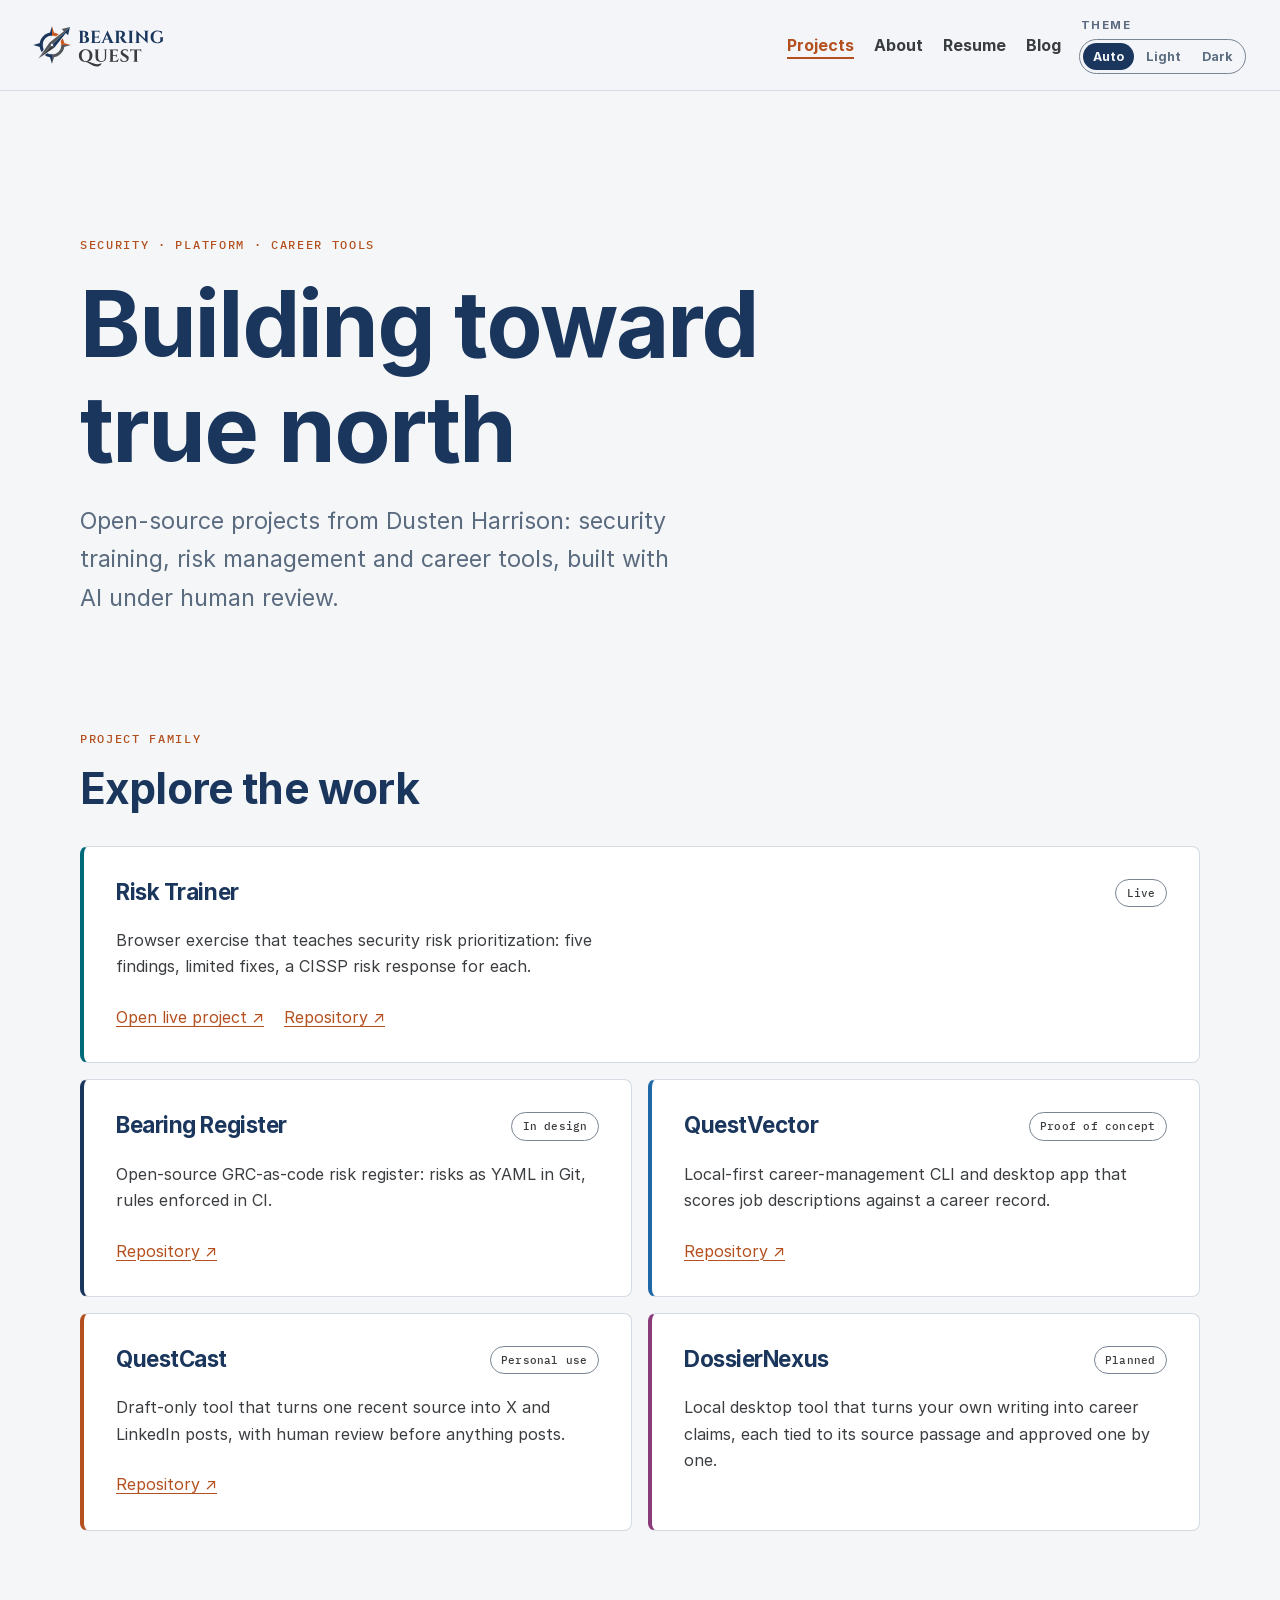
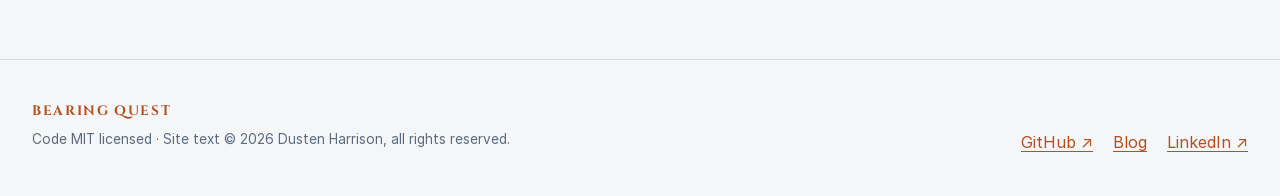
<file: index.html>
<!doctype html>
<html lang="en">
  <head>
    <meta http-equiv="Content-Security-Policy"
          content="default-src 'none'; script-src 'self'; style-src 'self'; img-src 'self'; font-src 'self'; base-uri 'none'; form-action 'none'">
    <meta charset="utf-8">
    <meta name="viewport" content="width=device-width, initial-scale=1">
    <meta name="referrer" content="strict-origin-when-cross-origin">
    <meta name="description" content="A showcase of the personal software projects in the Bearing Quest family.">
    <title>Projects | Bearing Quest</title>
    <link rel="icon" href="assets/img/bearing-quest-mark-on-light.svg" type="image/svg+xml">
    <link rel="stylesheet" href="assets/css/site.css">
    <script src="assets/js/theme.js"></script>
  </head>
  <body>
    <a class="skip-link" href="#main">Skip to main content</a>
    <header class="site-header">
      <div class="header-inner">
        <a class="brand" href="index.html" aria-label="Bearing Quest home">
          <img class="theme-light" src="assets/img/bearing-quest-lockup-on-light.svg" alt="" role="presentation" width="134" height="44">
          <img class="theme-dark" src="assets/img/bearing-quest-lockup-on-dark.svg" alt="" role="presentation" width="134" height="44">
        </a>
        <nav aria-label="Primary navigation">
          <a href="index.html" aria-current="page">Projects</a>
          <a href="about.html">About</a>
          <a href="resume.html">Resume</a>
          <a href="blog/">Blog</a>
        </nav>
        <fieldset class="theme-control">
          <legend>Theme</legend>
          <div class="theme-options">
            <label><input type="radio" name="theme" value="auto" checked> Auto</label>
            <label><input type="radio" name="theme" value="light"> Light</label>
            <label><input type="radio" name="theme" value="dark"> Dark</label>
          </div>
          <output class="visually-hidden" data-theme-status aria-live="polite">Theme: Auto</output>
        </fieldset>
      </div>
    </header>

    <main id="main">
      <section class="hero" aria-labelledby="page-title">
        <p class="eyebrow">Security · Platform · Career tools</p>
        <h1 id="page-title">Building toward true north</h1>
        <p class="lede">Open-source projects from Dusten Harrison: security training, risk management and career tools, built with AI under human review.</p>
      </section>

      <section class="projects" aria-labelledby="projects-title">
        <div class="section-heading">
          <p class="eyebrow">Project family</p>
          <h2 id="projects-title">Explore the work</h2>
        </div>
        <div class="project-grid">
          <article class="project-card project-card--risk">
            <div class="card-heading">
              <h3>Risk Trainer</h3>
              <span class="badge">Live</span>
            </div>
            <p>Browser exercise that teaches security risk prioritization: five findings, limited fixes, a CISSP risk response for each.</p>
            <div class="card-links">
              <a href="https://d13b88u8g6wpqx.cloudfront.net/" rel="noopener noreferrer">Open live project <span aria-hidden="true">↗</span></a>
              <a href="https://github.com/BearingQuest/risk-trainer" rel="noopener noreferrer">Repository <span aria-hidden="true">↗</span></a>
            </div>
          </article>

          <article class="project-card project-card--register">
            <div class="card-heading">
              <h3>Bearing Register</h3>
              <span class="badge">In design</span>
            </div>
            <p>Open-source GRC-as-code risk register: risks as YAML in Git, rules enforced in CI.</p>
            <div class="card-links">
              <a href="https://github.com/BearingQuest/risk-register" rel="noopener noreferrer">Repository <span aria-hidden="true">↗</span></a>
            </div>
          </article>

          <article class="project-card project-card--vector">
            <div class="card-heading">
              <h3>QuestVector</h3>
              <span class="badge">Proof of concept</span>
            </div>
            <p>Local-first career-management CLI and desktop app that scores job descriptions against a career record.</p>
            <div class="card-links">
              <a href="https://github.com/BearingQuest/questvector" rel="noopener noreferrer">Repository <span aria-hidden="true">↗</span></a>
            </div>
          </article>

          <article class="project-card project-card--cast">
            <div class="card-heading">
              <h3>QuestCast</h3>
              <span class="badge">Personal use</span>
            </div>
            <p>Draft-only tool that turns one recent source into X and LinkedIn posts, with human review before anything posts.</p>
            <div class="card-links">
              <a href="https://github.com/BearingQuest/questcast" rel="noopener noreferrer">Repository <span aria-hidden="true">↗</span></a>
            </div>
          </article>

          <article class="project-card project-card--dossier">
            <div class="card-heading">
              <h3>DossierNexus</h3>
              <span class="badge">Planned</span>
            </div>
            <p>Local desktop tool that turns your own writing into career claims, each tied to its source passage and approved one by one.</p>
          </article>
        </div>
      </section>
    </main>

    <footer class="site-footer">
      <div class="footer-inner">
        <div>
          <p class="wordmark">Bearing Quest</p>
          <p>Code MIT licensed · Site text © 2026 Dusten Harrison, all rights reserved.</p>
        </div>
        <nav aria-label="Links">
          <a href="https://github.com/BearingQuest" rel="noopener noreferrer">GitHub <span aria-hidden="true">↗</span></a>
          <a href="blog/">Blog</a>
          <a href="https://www.linkedin.com/in/dustenharrison" rel="noopener noreferrer">LinkedIn <span aria-hidden="true">↗</span></a>
        </nav>
      </div>
    </footer>
  </body>
</html>
</file>
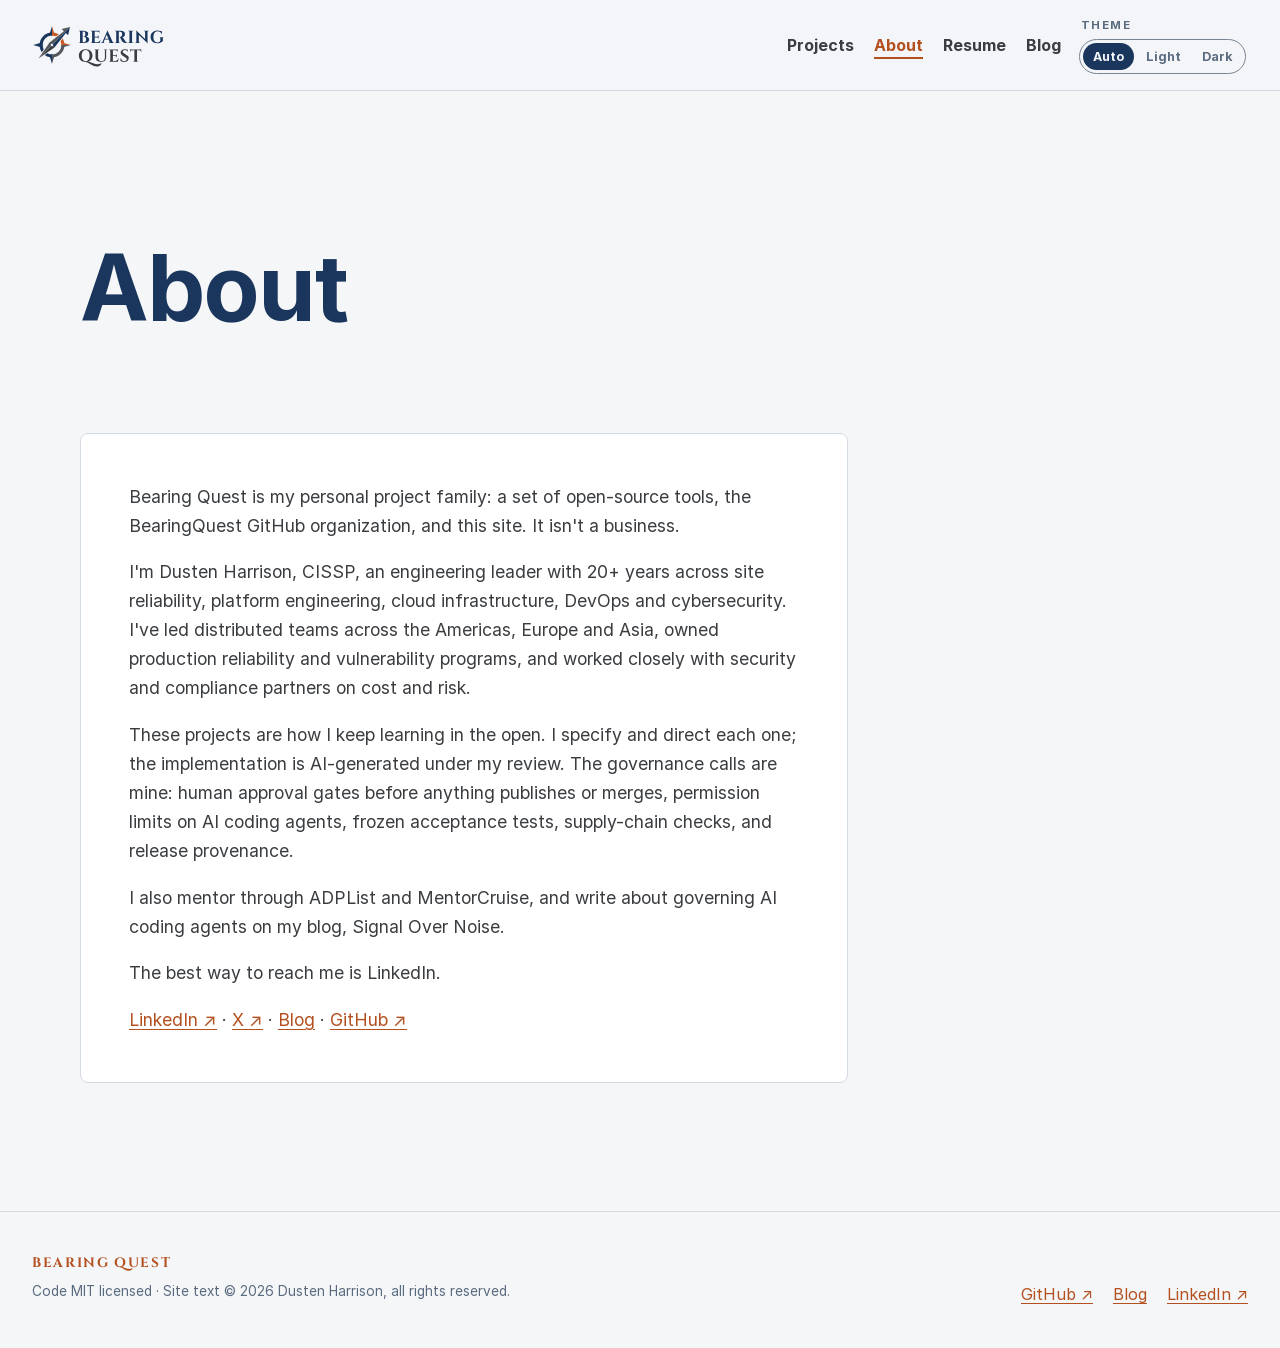
<file: about.html>
<!doctype html>
<html lang="en">
  <head>
    <meta http-equiv="Content-Security-Policy"
          content="default-src 'none'; script-src 'self'; style-src 'self'; img-src 'self'; font-src 'self'; base-uri 'none'; form-action 'none'">
    <meta charset="utf-8">
    <meta name="viewport" content="width=device-width, initial-scale=1">
    <meta name="referrer" content="strict-origin-when-cross-origin">
    <meta name="description" content="About Dusten Harrison, the person behind the Bearing Quest project family.">
    <title>About Dusten Harrison | Bearing Quest</title>
    <link rel="icon" href="assets/img/bearing-quest-mark-on-light.svg" type="image/svg+xml">
    <link rel="stylesheet" href="assets/css/site.css">
    <script src="assets/js/theme.js"></script>
  </head>
  <body>
    <a class="skip-link" href="#main">Skip to main content</a>
    <header class="site-header">
      <div class="header-inner">
        <a class="brand" href="index.html" aria-label="Bearing Quest home">
          <img class="theme-light" src="assets/img/bearing-quest-lockup-on-light.svg" alt="" role="presentation" width="134" height="44">
          <img class="theme-dark" src="assets/img/bearing-quest-lockup-on-dark.svg" alt="" role="presentation" width="134" height="44">
        </a>
        <nav aria-label="Primary navigation">
          <a href="index.html">Projects</a>
          <a href="about.html" aria-current="page">About</a>
          <a href="resume.html">Resume</a>
          <a href="blog/">Blog</a>
        </nav>
        <fieldset class="theme-control">
          <legend>Theme</legend>
          <div class="theme-options">
            <label><input type="radio" name="theme" value="auto" checked> Auto</label>
            <label><input type="radio" name="theme" value="light"> Light</label>
            <label><input type="radio" name="theme" value="dark"> Dark</label>
          </div>
          <output class="visually-hidden" data-theme-status aria-live="polite">Theme: Auto</output>
        </fieldset>
      </div>
    </header>

    <main id="main">
      <section class="hero hero--compact" aria-labelledby="page-title">
        <h1 id="page-title">About</h1>
      </section>
      <article class="prose-panel">
        <p>Bearing Quest is my personal project family: a set of open-source tools, the BearingQuest GitHub organization, and this site. It isn't a business.</p>
        <p>I'm Dusten Harrison, CISSP, an engineering leader with 20+ years across site reliability, platform engineering, cloud infrastructure, DevOps and cybersecurity. I've led distributed teams across the Americas, Europe and Asia, owned production reliability and vulnerability programs, and worked closely with security and compliance partners on cost and risk.</p>
        <p>These projects are how I keep learning in the open. I specify and direct each one; the implementation is AI-generated under my review. The governance calls are mine: human approval gates before anything publishes or merges, permission limits on AI coding agents, frozen acceptance tests, supply-chain checks, and release provenance.</p>
        <p>I also mentor through ADPList and MentorCruise, and write about governing AI coding agents on my blog, Signal Over Noise.</p>
        <p>The best way to reach me is LinkedIn.</p>
        <p class="about-links"><a href="https://www.linkedin.com/in/dustenharrison" rel="noopener noreferrer">LinkedIn <span aria-hidden="true">↗</span></a> · <a href="https://x.com/Dusten_atx" rel="noopener noreferrer">X <span aria-hidden="true">↗</span></a> · <a href="blog/">Blog</a> · <a href="https://github.com/BearingQuest" rel="noopener noreferrer">GitHub <span aria-hidden="true">↗</span></a></p>
      </article>
    </main>

    <footer class="site-footer">
      <div class="footer-inner">
        <div>
          <p class="wordmark">Bearing Quest</p>
          <p>Code MIT licensed · Site text © 2026 Dusten Harrison, all rights reserved.</p>
        </div>
        <nav aria-label="Links">
          <a href="https://github.com/BearingQuest" rel="noopener noreferrer">GitHub <span aria-hidden="true">↗</span></a>
          <a href="blog/">Blog</a>
          <a href="https://www.linkedin.com/in/dustenharrison" rel="noopener noreferrer">LinkedIn <span aria-hidden="true">↗</span></a>
        </nav>
      </div>
    </footer>
  </body>
</html>
</file>
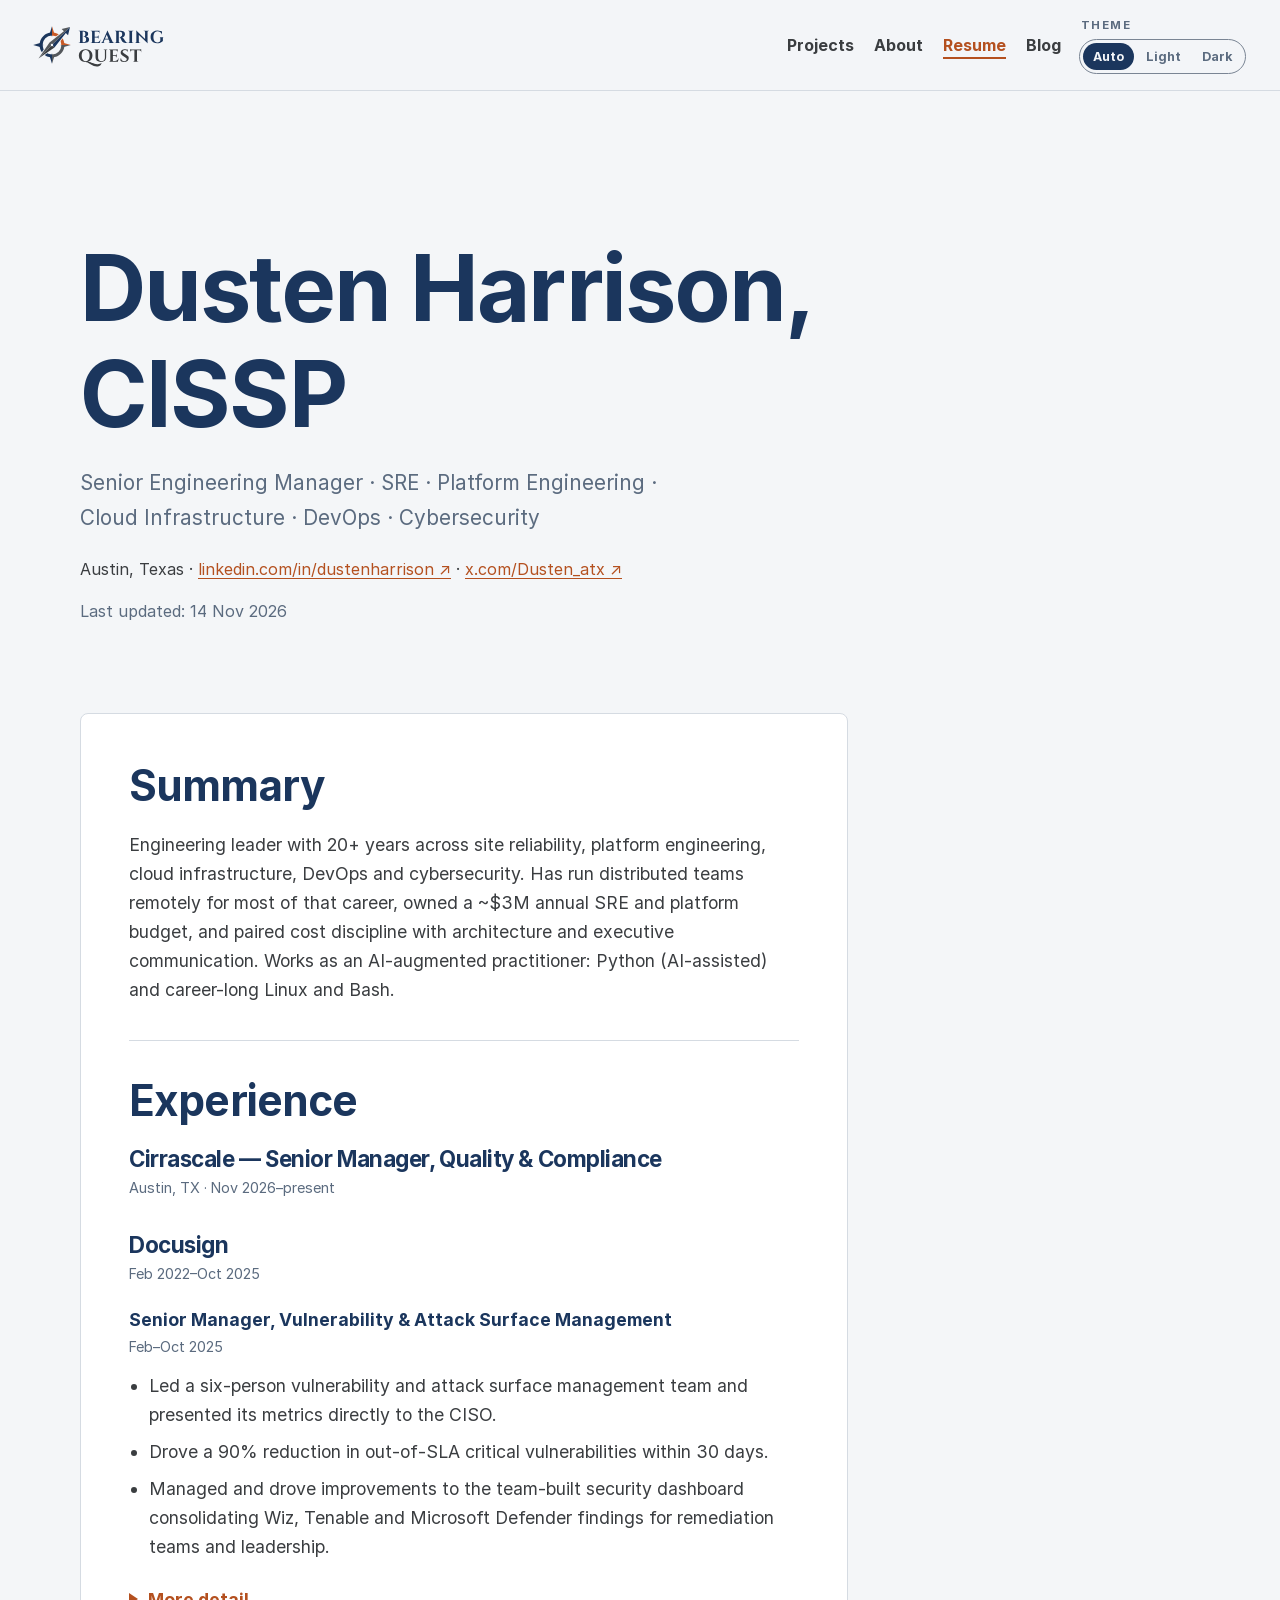
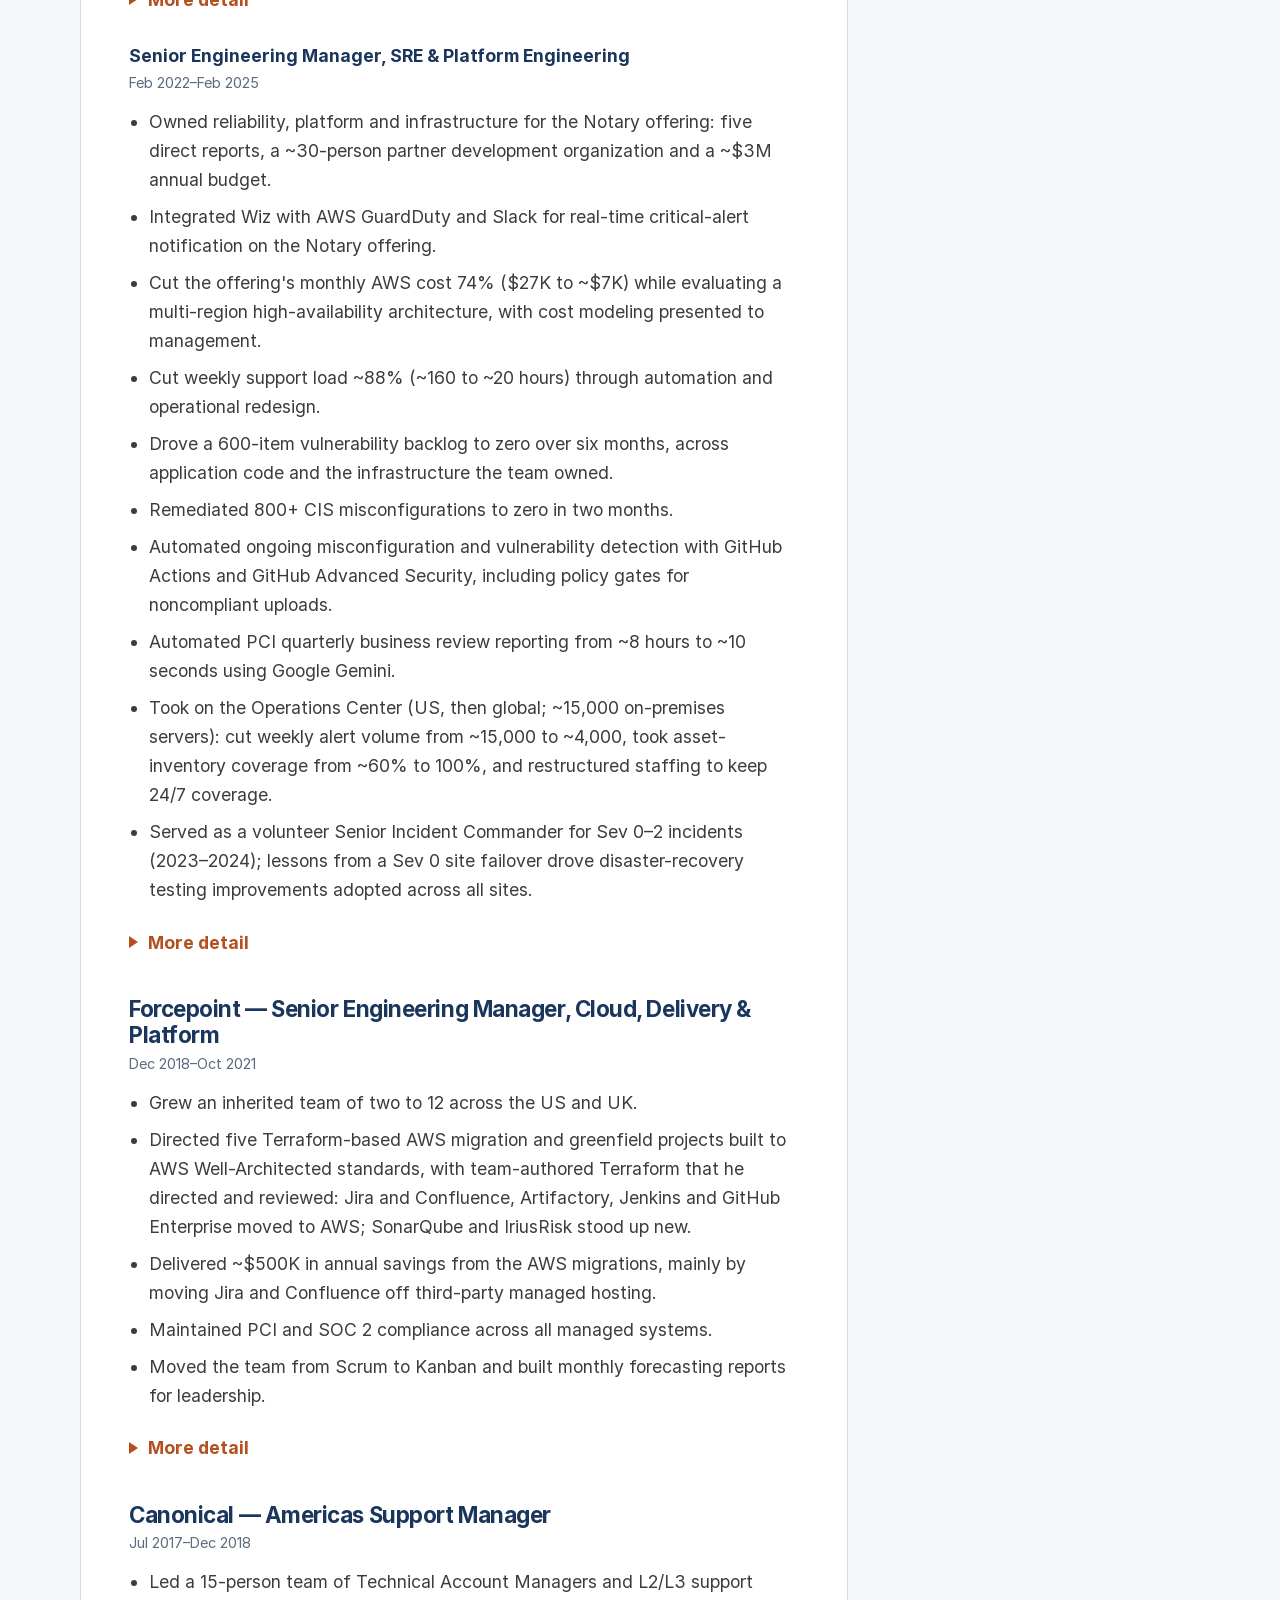
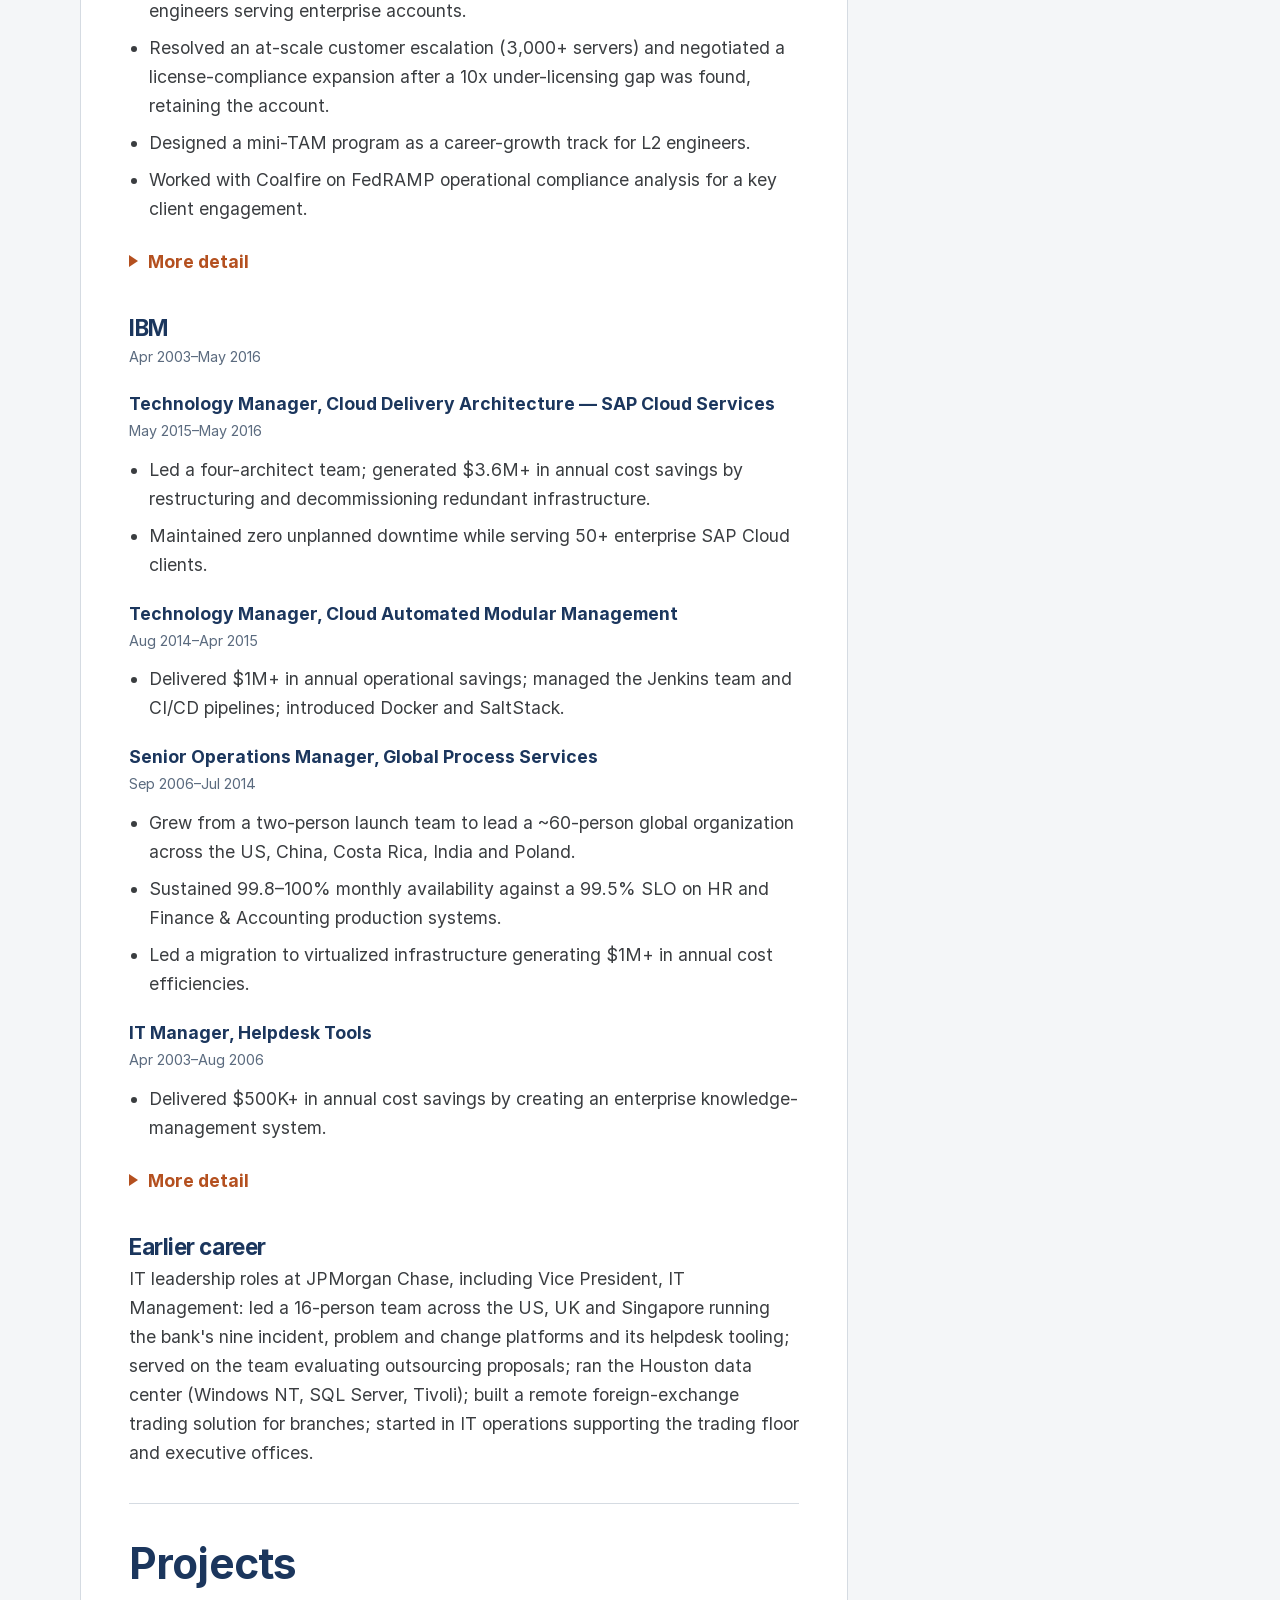
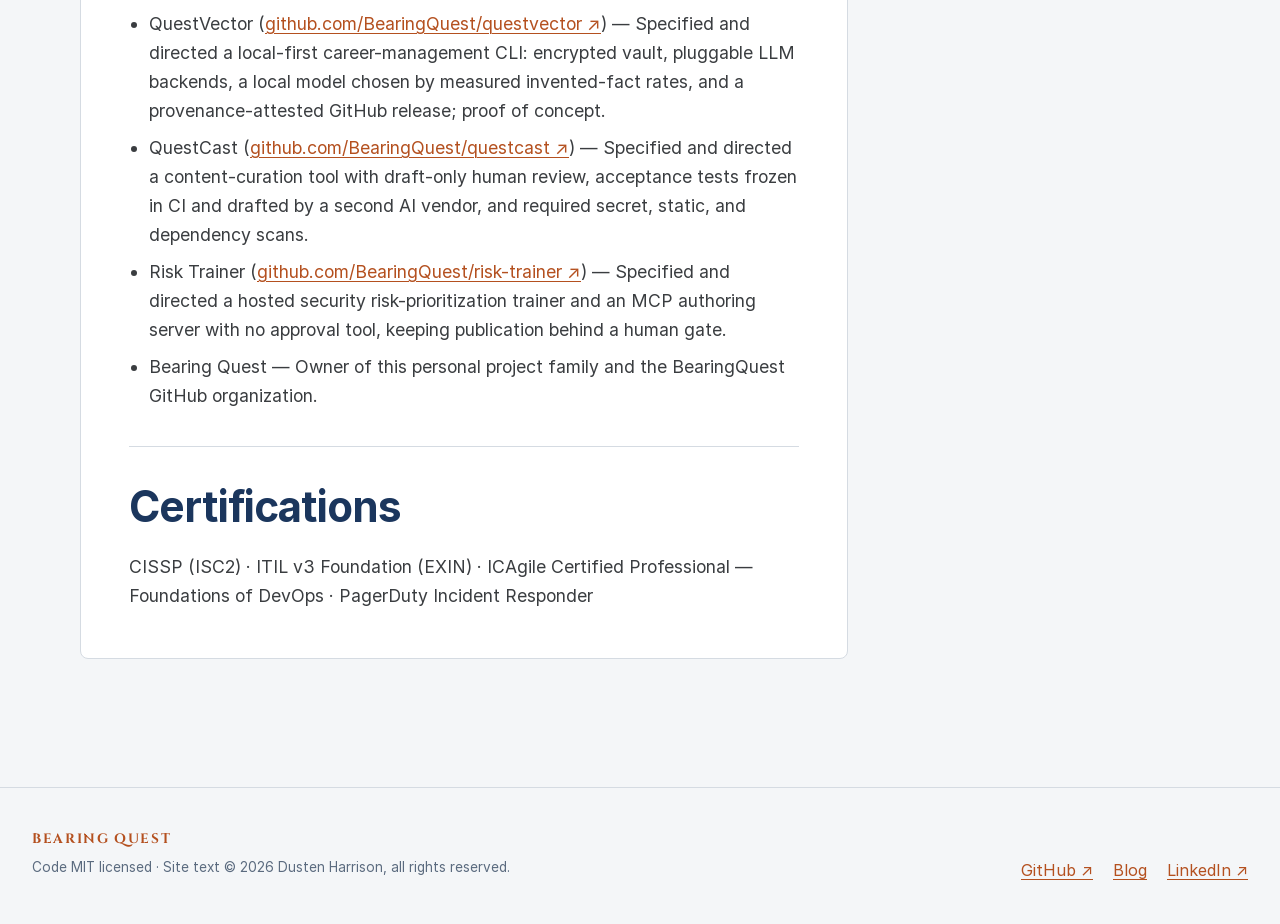
<file: resume.html>
<!doctype html>
<html lang="en">
  <head>
    <meta http-equiv="Content-Security-Policy"
          content="default-src 'none'; script-src 'self'; style-src 'self'; img-src 'self'; font-src 'self'; base-uri 'none'; form-action 'none'">
    <meta charset="utf-8">
    <meta name="viewport" content="width=device-width, initial-scale=1">
    <meta name="referrer" content="strict-origin-when-cross-origin">
    <meta name="description" content="The HTML resume of Dusten Harrison.">
    <title>Resume of Dusten Harrison | Bearing Quest</title>
    <link rel="icon" href="assets/img/bearing-quest-mark-on-light.svg" type="image/svg+xml">
    <link rel="stylesheet" href="assets/css/site.css">
    <script src="assets/js/theme.js"></script>
  </head>
  <body>
    <a class="skip-link" href="#main">Skip to main content</a>
    <header class="site-header">
      <div class="header-inner">
        <a class="brand" href="index.html" aria-label="Bearing Quest home">
          <img class="theme-light" src="assets/img/bearing-quest-lockup-on-light.svg" alt="" role="presentation" width="134" height="44">
          <img class="theme-dark" src="assets/img/bearing-quest-lockup-on-dark.svg" alt="" role="presentation" width="134" height="44">
        </a>
        <nav aria-label="Primary navigation">
          <a href="index.html">Projects</a>
          <a href="about.html">About</a>
          <a href="resume.html" aria-current="page">Resume</a>
          <a href="blog/">Blog</a>
        </nav>
        <fieldset class="theme-control">
          <legend>Theme</legend>
          <div class="theme-options">
            <label><input type="radio" name="theme" value="auto" checked> Auto</label>
            <label><input type="radio" name="theme" value="light"> Light</label>
            <label><input type="radio" name="theme" value="dark"> Dark</label>
          </div>
          <output class="visually-hidden" data-theme-status aria-live="polite">Theme: Auto</output>
        </fieldset>
      </div>
    </header>

    <main id="main">
      <section class="hero hero--compact" aria-labelledby="page-title">
        <h1 id="page-title">Dusten Harrison, CISSP</h1>
        <p class="subtitle">Senior Engineering Manager · SRE · Platform Engineering · Cloud Infrastructure · DevOps · Cybersecurity</p>
        <p class="resume-contact-line">Austin, Texas · <a href="https://www.linkedin.com/in/dustenharrison" rel="noopener noreferrer">linkedin.com/in/dustenharrison <span aria-hidden="true">↗</span></a> · <a href="https://x.com/Dusten_atx" rel="noopener noreferrer">x.com/Dusten_atx <span aria-hidden="true">↗</span></a></p>
        <p class="updated">Last updated: 14 Nov 2026</p>
      </section>
      <article class="resume">
        <section aria-labelledby="summary-title">
          <h2 id="summary-title">Summary</h2>
          <p>Engineering leader with 20+ years across site reliability, platform engineering, cloud infrastructure, DevOps and cybersecurity. Has run distributed teams remotely for most of that career, owned a ~$3M annual SRE and platform budget, and paired cost discipline with architecture and executive communication. Works as an AI-augmented practitioner: Python (AI-assisted) and career-long Linux and Bash.</p>
        </section>
        <section aria-labelledby="experience-title">
          <h2 id="experience-title">Experience</h2>
          <div class="job">
            <h3>Cirrascale — Senior Manager, Quality &amp; Compliance</h3>
            <p class="role-meta">Austin, TX · Nov 2026–present</p>
          </div>
          <div class="job">
            <h3>Docusign</h3>
            <p class="role-meta">Feb 2022–Oct 2025</p>
            <h4>Senior Manager, Vulnerability &amp; Attack Surface Management</h4>
            <p class="role-meta">Feb–Oct 2025</p>
            <ul>
              <li>Led a six-person vulnerability and attack surface management team and presented its metrics directly to the CISO.</li>
              <li>Drove a 90% reduction in out-of-SLA critical vulnerabilities within 30 days.</li>
              <li>Managed and drove improvements to the team-built security dashboard consolidating Wiz, Tenable and Microsoft Defender findings for remediation teams and leadership.</li>
            </ul>
            <details>
              <summary>More detail</summary>
              <ul>
                <li>Guided the design of a Jira-driven framework that routed remediation tickets to the owners of the affected component; taken through testing.</li>
                <li>Partnered with Risk and GRC so an IL4 environment met its compliance requirements, including input to POA&amp;M data.</li>
                <li>Initiated NIST CSF 2.0 scanning across the estate, alongside existing CIS scanning.</li>
              </ul>
            </details>
            <h4>Senior Engineering Manager, SRE &amp; Platform Engineering</h4>
            <p class="role-meta">Feb 2022–Feb 2025</p>
            <ul>
              <li>Owned reliability, platform and infrastructure for the Notary offering: five direct reports, a ~30-person partner development organization and a ~$3M annual budget.</li>
              <li>Integrated Wiz with AWS GuardDuty and Slack for real-time critical-alert notification on the Notary offering.</li>
              <li>Cut the offering's monthly AWS cost 74% ($27K to ~$7K) while evaluating a multi-region high-availability architecture, with cost modeling presented to management.</li>
              <li>Cut weekly support load ~88% (~160 to ~20 hours) through automation and operational redesign.</li>
              <li>Drove a 600-item vulnerability backlog to zero over six months, across application code and the infrastructure the team owned.</li>
              <li>Remediated 800+ CIS misconfigurations to zero in two months.</li>
              <li>Automated ongoing misconfiguration and vulnerability detection with GitHub Actions and GitHub Advanced Security, including policy gates for noncompliant uploads.</li>
              <li>Automated PCI quarterly business review reporting from ~8 hours to ~10 seconds using Google Gemini.</li>
              <li>Took on the Operations Center (US, then global; ~15,000 on-premises servers): cut weekly alert volume from ~15,000 to ~4,000, took asset-inventory coverage from ~60% to 100%, and restructured staffing to keep 24/7 coverage.</li>
              <li>Served as a volunteer Senior Incident Commander for Sev 0–2 incidents (2023–2024); lessons from a Sev 0 site failover drove disaster-recovery testing improvements adopted across all sites.</li>
            </ul>
            <details>
              <summary>More detail</summary>
              <h5>Notary offering</h5>
              <ul>
                <li>Defined RTO and RPO targets for the Notary offering, used in its internal reliability requirements and in regulatory filings to state authorities.</li>
                <li>Ran full-stack Datadog observability (logs, metrics, distributed tracing, Real User Monitoring and synthetic monitoring) and used its utilization data to right-size AWS instances.</li>
                <li>Led a hands-on evaluation of a proposed AWS-to-Azure migration; schema-mapping analysis showed the move from Aurora PostgreSQL to a document-oriented database was the central risk.</li>
                <li>Took on vendor management for the offering's software and infrastructure and simplified the stack: Fastpass replaced by an internally hosted Delinea deployment, Cloudflare by AWS CloudFront with custom AWS WAF rules, and logz.io by Datadog.</li>
                <li>Partnered with the Okta team to extend Okta SSO to a multi-OU AWS environment and GitHub.</li>
                <li>Managed the SDET team for six months (May–Nov 2022), a first-time scope, until SDETs moved into the engineering organization.</li>
              </ul>
              <h5>Operations Center</h5>
              <ul>
                <li>Cut weekly alert volume by removing pages with no SOP, routing alerts to the teams that owned them, removing duplicates and retuning noisy alerts, with senior SRE engineers.</li>
                <li>Replaced AlertOps with PagerDuty.</li>
                <li>Redesigned password resets from a live video verification call to Slack-to-Jira intake, with the new password delivered in a Docusign envelope that required government-ID and liveness verification; took the design through the formal threat-analysis process.</li>
                <li>Added contractor staffing in two new European countries to keep the Operations Center staffed 24/7.</li>
                <li>Took over a stalled asset-inventory deployment and brought it to 100% coverage of ~15,000 servers across 15 sites, supplying the accurate inventory that PCI DSS, FedRAMP, IL4 and StateRAMP compliance required.</li>
              </ul>
              <h5>Incident command</h5>
              <ul>
                <li>Created 20+ AI-assisted Python scripts (GitHub Copilot) for PagerDuty licensing and utilization visibility, multi-level escalation resilience and cost-to-serve reporting.</li>
                <li>Led a staging evaluation of FireHydrant's AI capabilities with the CISO's organization; halted when the tool was put on a sunset path.</li>
              </ul>
            </details>
          </div>
          <div class="job">
            <h3>Forcepoint — Senior Engineering Manager, Cloud, Delivery &amp; Platform</h3>
            <p class="role-meta">Dec 2018–Oct 2021</p>
            <ul>
              <li>Grew an inherited team of two to 12 across the US and UK.</li>
              <li>Directed five Terraform-based AWS migration and greenfield projects built to AWS Well-Architected standards, with team-authored Terraform that he directed and reviewed: Jira and Confluence, Artifactory, Jenkins and GitHub Enterprise moved to AWS; SonarQube and IriusRisk stood up new.</li>
              <li>Delivered ~$500K in annual savings from the AWS migrations, mainly by moving Jira and Confluence off third-party managed hosting.</li>
              <li>Maintained PCI and SOC 2 compliance across all managed systems.</li>
              <li>Moved the team from Scrum to Kanban and built monthly forecasting reports for leadership.</li>
            </ul>
            <details>
              <summary>More detail</summary>
              <ul>
                <li>Extended SonarQube with custom dashboards and, with Engineering Management, moved toward build-blocking quality gates.</li>
                <li>Integrated Okta SSO across Slack, SonarQube, Jira, Confluence and GitHub with the Okta admin team.</li>
                <li>Performed a FedRAMP gap analysis.</li>
              </ul>
            </details>
          </div>
          <div class="job">
            <h3>Canonical — Americas Support Manager</h3>
            <p class="role-meta">Jul 2017–Dec 2018</p>
            <ul>
              <li>Led a 15-person team of Technical Account Managers and L2/L3 support engineers serving enterprise accounts.</li>
              <li>Resolved an at-scale customer escalation (3,000+ servers) and negotiated a license-compliance expansion after a 10x under-licensing gap was found, retaining the account.</li>
              <li>Designed a mini-TAM program as a career-growth track for L2 engineers.</li>
              <li>Worked with Coalfire on FedRAMP operational compliance analysis for a key client engagement.</li>
            </ul>
            <details>
              <summary>More detail</summary>
              <ul>
                <li>Joined pre- and post-sales calls with inside sales to prevent overselling and educate customers on offerings.</li>
                <li>Drove global adoption of per-ticket time tracking, giving cost-to-support visibility per account.</li>
                <li>Managed Canonical's side of the joint Microsoft–Canonical support agreement for SQL Server on Ubuntu.</li>
              </ul>
            </details>
          </div>
          <div class="job">
            <h3>IBM</h3>
            <p class="role-meta">Apr 2003–May 2016</p>
            <h4>Technology Manager, Cloud Delivery Architecture — SAP Cloud Services</h4>
            <p class="role-meta">May 2015–May 2016</p>
            <ul>
              <li>Led a four-architect team; generated $3.6M+ in annual cost savings by restructuring and decommissioning redundant infrastructure.</li>
              <li>Maintained zero unplanned downtime while serving 50+ enterprise SAP Cloud clients.</li>
            </ul>
            <h4>Technology Manager, Cloud Automated Modular Management</h4>
            <p class="role-meta">Aug 2014–Apr 2015</p>
            <ul>
              <li>Delivered $1M+ in annual operational savings; managed the Jenkins team and CI/CD pipelines; introduced Docker and SaltStack.</li>
            </ul>
            <h4>Senior Operations Manager, Global Process Services</h4>
            <p class="role-meta">Sep 2006–Jul 2014</p>
            <ul>
              <li>Grew from a two-person launch team to lead a ~60-person global organization across the US, China, Costa Rica, India and Poland.</li>
              <li>Sustained 99.8–100% monthly availability against a 99.5% SLO on HR and Finance &amp; Accounting production systems.</li>
              <li>Led a migration to virtualized infrastructure generating $1M+ in annual cost efficiencies.</li>
            </ul>
            <h4>IT Manager, Helpdesk Tools</h4>
            <p class="role-meta">Apr 2003–Aug 2006</p>
            <ul>
              <li>Delivered $500K+ in annual cost savings by creating an enterprise knowledge-management system.</li>
            </ul>
            <details>
              <summary>More detail</summary>
              <ul>
                <li>SAP Cloud Services: owned capacity forecasting for 50+ dedicated bare-metal SAP servers.</li>
                <li>Cloud Automated Modular Management: created the ITIL-based change management process, built into the team's existing agile tooling; as sole technical owner, migrated a public-sector client's website from a datacenter being shut down to IBM Softlayer.</li>
                <li>Global Process Services: met IBM's mandated 10% annual cost-reduction target every year from about 2010 to 2014; designed a cost-optimized disaster recovery architecture that ran on existing test infrastructure; led a site-to-site failover of an enterprise CRM platform during a major incident; became the organization's go-to ISO 27001 expert.</li>
                <li>Helpdesk Tools: led the consolidation of nine incident, problem and change tools onto IBM's platform (six completed before the client brought the work back in house); $70K in sustained annual savings from automation.</li>
                <li>Volunteer trainer (2014–2016): delivered IBM's company-wide New Hire Training about every two months, full-day sessions for 30–60 attendees.</li>
              </ul>
            </details>
          </div>
          <div class="job">
            <h3>Earlier career</h3>
            <p>IT leadership roles at JPMorgan Chase, including Vice President, IT Management: led a 16-person team across the US, UK and Singapore running the bank's nine incident, problem and change platforms and its helpdesk tooling; served on the team evaluating outsourcing proposals; ran the Houston data center (Windows NT, SQL Server, Tivoli); built a remote foreign-exchange trading solution for branches; started in IT operations supporting the trading floor and executive offices.</p>
          </div>
        </section>
        <section aria-labelledby="projects-title">
          <h2 id="projects-title">Projects</h2>
          <ul>
            <li>QuestVector (<a href="https://github.com/BearingQuest/questvector" rel="noopener noreferrer">github.com/BearingQuest/questvector <span aria-hidden="true">↗</span></a>) — Specified and directed a local-first career-management CLI: encrypted vault, pluggable LLM backends, a local model chosen by measured invented-fact rates, and a provenance-attested GitHub release; proof of concept.</li>
            <li>QuestCast (<a href="https://github.com/BearingQuest/questcast" rel="noopener noreferrer">github.com/BearingQuest/questcast <span aria-hidden="true">↗</span></a>) — Specified and directed a content-curation tool with draft-only human review, acceptance tests frozen in CI and drafted by a second AI vendor, and required secret, static, and dependency scans.</li>
            <li>Risk Trainer (<a href="https://github.com/BearingQuest/risk-trainer" rel="noopener noreferrer">github.com/BearingQuest/risk-trainer <span aria-hidden="true">↗</span></a>) — Specified and directed a hosted security risk-prioritization trainer and an MCP authoring server with no approval tool, keeping publication behind a human gate.</li>
            <li>Bearing Quest — Owner of this personal project family and the BearingQuest GitHub organization.</li>
          </ul>
        </section>
        <section aria-labelledby="certifications-title">
          <h2 id="certifications-title">Certifications</h2>
          <p>CISSP (ISC2) · ITIL v3 Foundation (EXIN) · ICAgile Certified Professional — Foundations of DevOps · PagerDuty Incident Responder</p>
        </section>
      </article>
    </main>

    <footer class="site-footer">
      <div class="footer-inner">
        <div>
          <p class="wordmark">Bearing Quest</p>
          <p>Code MIT licensed · Site text © 2026 Dusten Harrison, all rights reserved.</p>
        </div>
        <nav aria-label="Links">
          <a href="https://github.com/BearingQuest" rel="noopener noreferrer">GitHub <span aria-hidden="true">↗</span></a>
          <a href="blog/">Blog</a>
          <a href="https://www.linkedin.com/in/dustenharrison" rel="noopener noreferrer">LinkedIn <span aria-hidden="true">↗</span></a>
        </nav>
      </div>
    </footer>
  </body>
</html>
</file>
<file: assets/css/site.css>
:root {
  --ground: #f4f6f8;
  --surface: #ffffff;
  --text: #3a3d40;
  --heading: #1b365d;
  --muted: #5b6b7f;
  --accent: #b4501f;
  --brand-accent: #c85a27;
  --control: #7a8594;
  --border: #d5dbe2;
  --focus: #1b365d;
  --error: #b42318;
  --risk-accent: #006a7a;
  --vector-accent: #1f68a8;
  --primary: #1b365d;
  --dnx-accent: #8a3b7a;
  color-scheme: light;
}

@media (prefers-color-scheme: dark) {
  :root:not([data-theme]) {
    --ground: #10213a;
    --surface: #1b365d;
    --text: #f4f6f8;
    --heading: #f4f6f8;
    --muted: #c9d3df;
    --accent: #e8894f;
    --brand-accent: #c85a27;
    --control: #8ea0b5;
    --border: #2e4a72;
    --focus: #f0a06b;
    --error: #ff8a80;
    --risk-accent: #4fd6e8;
    --vector-accent: #7db8f0;
    --primary: #c9d3df;
    --dnx-accent: #e3a1d6;
    color-scheme: dark;
  }
}

[data-theme="light"] {
  --ground: #f4f6f8;
  --surface: #ffffff;
  --text: #3a3d40;
  --heading: #1b365d;
  --muted: #5b6b7f;
  --accent: #b4501f;
  --brand-accent: #c85a27;
  --control: #7a8594;
  --border: #d5dbe2;
  --focus: #1b365d;
  --error: #b42318;
  --risk-accent: #006a7a;
  --vector-accent: #1f68a8;
  --primary: #1b365d;
  --dnx-accent: #8a3b7a;
  color-scheme: light;
}

[data-theme="dark"] {
  --ground: #10213a;
  --surface: #1b365d;
  --text: #f4f6f8;
  --heading: #f4f6f8;
  --muted: #c9d3df;
  --accent: #e8894f;
  --brand-accent: #c85a27;
  --control: #8ea0b5;
  --border: #2e4a72;
  --focus: #f0a06b;
  --error: #ff8a80;
  --risk-accent: #4fd6e8;
  --vector-accent: #7db8f0;
  --primary: #c9d3df;
  --dnx-accent: #e3a1d6;
  color-scheme: dark;
}

@font-face {
  font-family: "Inter";
  font-style: normal;
  font-weight: 400;
  font-display: swap;
  src: url("../fonts/Inter-Regular.woff2") format("woff2");
}

@font-face {
  font-family: "Inter";
  font-style: normal;
  font-weight: 700;
  font-display: swap;
  src: url("../fonts/Inter-Bold.woff2") format("woff2");
}

@font-face {
  font-family: "IBM Plex Mono";
  font-style: normal;
  font-weight: 400;
  font-display: swap;
  src: url("../fonts/IBMPlexMono-Regular-Latin1.woff2") format("woff2");
}

@font-face {
  font-family: "IBM Plex Mono";
  font-style: normal;
  font-weight: 500;
  font-display: swap;
  src: url("../fonts/IBMPlexMono-Medium-Latin1.woff2") format("woff2");
}

@font-face {
  font-family: "Cinzel";
  font-style: normal;
  font-weight: 400 900;
  font-display: swap;
  src: url("../fonts/Cinzel-wght.woff2") format("woff2");
}

* {
  box-sizing: border-box;
}

html {
  min-width: 20rem;
  background: var(--ground);
  scroll-behavior: smooth;
}

body {
  min-height: 100vh;
  margin: 0;
  background: var(--ground);
  color: var(--text);
  font-family: Inter, system-ui, sans-serif;
  font-size: 1rem;
  line-height: 1.65;
}

body::before {
  position: fixed;
  z-index: -1;
  top: 8rem;
  right: -8rem;
  width: 22rem;
  height: 22rem;
  border: 1px solid var(--border);
  border-radius: 50%;
  box-shadow:
    0 0 0 3.5rem var(--ground),
    0 0 0 calc(3.5rem + 1px) var(--border);
  content: "";
  opacity: 0.65;
  pointer-events: none;
}

img {
  display: block;
  max-width: 100%;
}

a {
  color: var(--accent);
  text-decoration-thickness: 0.08em;
  text-underline-offset: 0.18em;
}

a:hover {
  text-decoration-thickness: 0.14em;
}

a:focus-visible,
input:focus-visible {
  border-radius: 0.125rem;
  outline: 3px solid var(--focus);
  outline-offset: 2px;
}

h1,
h2,
h3,
p {
  margin-top: 0;
}

h1,
h2,
h3 {
  color: var(--heading);
  font-weight: 700;
  letter-spacing: -0.02em;
  line-height: 1.15;
}

h1 {
  max-width: 14ch;
  margin-bottom: 1.25rem;
  font-size: clamp(2.5rem, 9vw, 5.75rem);
}

h2 {
  margin-bottom: 1.25rem;
  font-size: clamp(1.75rem, 4vw, 2.65rem);
}

h3 {
  margin-bottom: 0;
  font-size: 1.4rem;
}

main {
  width: min(100% - 2rem, 70rem);
  min-height: 58vh;
  margin-inline: auto;
}

.visually-hidden {
  position: absolute;
  width: 1px;
  height: 1px;
  padding: 0;
  margin: -1px;
  overflow: hidden;
  clip: rect(0, 0, 0, 0);
  white-space: nowrap;
  border: 0;
}

.skip-link {
  position: fixed;
  z-index: 10;
  top: 0.75rem;
  left: 0.75rem;
  padding: 0.7rem 1rem;
  border-radius: 0.25rem;
  background: var(--surface);
  transform: translateY(-180%);
}

.skip-link:focus {
  transform: translateY(0);
}

.site-header {
  border-bottom: 1px solid var(--border);
  background: color-mix(in srgb, var(--ground) 94%, transparent);
}

.header-inner {
  display: grid;
  width: min(100% - 2rem, 76rem);
  margin-inline: auto;
  padding-block: 1rem;
  gap: 1rem;
}

.brand {
  display: inline-flex;
  width: fit-content;
  align-items: center;
}

.brand img {
  width: auto;
  height: 44px;
}

.theme-dark {
  display: none;
}

@media (prefers-color-scheme: dark) {
  :root:not([data-theme]) .theme-light {
    display: none;
  }

  :root:not([data-theme]) .theme-dark {
    display: block;
  }
}

[data-theme="dark"] .theme-light {
  display: none;
}

[data-theme="dark"] .theme-dark {
  display: block;
}

.site-header nav,
.site-footer nav {
  display: flex;
  flex-wrap: wrap;
  gap: 0.55rem 1.25rem;
}

.site-header nav a {
  color: var(--text);
  font-weight: 650;
  text-decoration: none;
}

.site-header nav a[aria-current="page"] {
  color: var(--accent);
  text-decoration: underline;
  text-decoration-thickness: 0.12em;
  text-underline-offset: 0.35em;
}

.theme-control {
  display: none;
  min-width: 0;
  padding: 0;
  border: 0;
}

.js .theme-control {
  display: block;
}

.theme-control legend {
  margin-bottom: 0.25rem;
  color: var(--muted);
  font-size: 0.72rem;
  font-weight: 700;
  letter-spacing: 0.12em;
  text-transform: uppercase;
}

.theme-options {
  display: inline-flex;
  max-width: 100%;
  padding: 0.2rem;
  border: 1px solid var(--control);
  border-radius: 999px;
  gap: 0.1rem;
}

.theme-options label {
  position: relative;
  display: block;
  cursor: pointer;
}

.theme-options input {
  position: absolute;
  inset: 0;
  opacity: 0;
}

.theme-options label {
  padding: 0.28rem 0.62rem;
  border-radius: 999px;
  color: var(--muted);
  font-size: 0.78rem;
  font-weight: 650;
  line-height: 1.4;
}

.theme-options label:has(input:checked) {
  background: var(--heading);
  color: var(--ground);
}

.theme-options label:has(input:focus-visible) {
  outline: 3px solid var(--focus);
  outline-offset: 2px;
}

.hero {
  padding: clamp(4.5rem, 12vw, 9rem) 0 clamp(4rem, 9vw, 7rem);
}

.hero--compact {
  padding-bottom: clamp(2.5rem, 6vw, 4.5rem);
}

.eyebrow {
  margin-bottom: 1rem;
  color: var(--accent);
  font-family: "IBM Plex Mono", ui-monospace, monospace;
  font-size: 0.75rem;
  font-weight: 500;
  letter-spacing: 0.14em;
  text-transform: uppercase;
}

.lede {
  max-width: 38rem;
  margin-bottom: 0;
  color: var(--muted);
  font-size: clamp(1.15rem, 3vw, 1.45rem);
}

.muted,
.updated {
  color: var(--muted);
}

.projects {
  padding-bottom: clamp(5rem, 10vw, 8rem);
}

.section-heading {
  margin-bottom: 2rem;
}

.section-heading h2 {
  margin-bottom: 0;
}

.project-grid {
  display: grid;
  gap: 1rem;
}

.project-card {
  --card-accent: var(--accent);
  min-width: 0;
  padding: clamp(1.25rem, 4vw, 2rem);
  border: 1px solid var(--border);
  border-left: 0.3rem solid var(--card-accent);
  border-radius: 0.5rem;
  background: var(--surface);
}

.project-card--risk {
  --card-accent: var(--risk-accent);
}

.project-card--register {
  --card-accent: var(--primary);
}

.project-card--vector {
  --card-accent: var(--vector-accent);
}

.project-card--dossier {
  --card-accent: var(--dnx-accent);
}

.card-heading {
  display: flex;
  flex-wrap: wrap;
  align-items: flex-start;
  justify-content: space-between;
  margin-bottom: 1.25rem;
  gap: 0.75rem 1rem;
}

.project-card p {
  max-width: 52ch;
  margin-bottom: 1.5rem;
}

.project-card p:last-child {
  margin-bottom: 0;
}

.badge {
  padding: 0.25rem 0.65rem;
  border: 1px solid var(--control);
  border-radius: 999px;
  color: var(--text);
  font-family: "IBM Plex Mono", ui-monospace, monospace;
  font-size: 0.7rem;
  font-weight: 500;
  letter-spacing: 0.02em;
}

.card-links {
  display: flex;
  flex-wrap: wrap;
  gap: 0.5rem 1.25rem;
}

.prose-panel,
.resume {
  max-width: 48rem;
  margin-bottom: clamp(5rem, 10vw, 8rem);
  padding: clamp(1.5rem, 5vw, 3rem);
  border: 1px solid var(--border);
  border-radius: 0.5rem;
  background: var(--surface);
  font-size: 1.1rem;
}

.prose-panel p:last-child {
  margin-bottom: 0;
}

.about-links {
  overflow-wrap: anywhere;
}

.post,
.post-list {
  max-width: 70ch;
  margin-bottom: clamp(3rem, 8vw, 5rem);
  overflow-wrap: anywhere;
}

.post {
  padding-top: clamp(2.5rem, 8vw, 5rem);
  font-size: 1.1rem;
}

.post h1 {
  max-width: none;
  font-size: clamp(2rem, 1.4rem + 2.5vw, 2.75rem);
  line-height: 1.1;
}

.post h2 {
  margin-top: 3rem;
  font-size: clamp(1.4rem, 1.15rem + 1vw, 1.75rem);
}

.post-date {
  color: var(--muted);
}

.post-list ul {
  margin: 0;
  padding: 0;
  list-style: none;
}

.post-list li + li {
  margin-top: 1.5rem;
}

.post-list li .post-date {
  margin: 0;
}

.post figure {
  margin: 2rem 0;
}

.post figure img {
  display: block;
  max-width: 100%;
  height: auto;
}

.post .post-hero img {
  width: 100%;
  height: min(280px, 40vw);
  object-fit: cover;
  object-position: center;
}

.post figcaption {
  margin-top: 0.75rem;
  color: var(--muted);
}

.resume section + section {
  padding-top: 2.25rem;
  border-top: 1px solid var(--border);
  margin-top: 2.25rem;
}

.resume section p:last-child {
  margin-bottom: 0;
}

.subtitle {
  max-width: 38rem;
  color: var(--muted);
  font-size: clamp(1.05rem, 3vw, 1.3rem);
}

.resume-contact-line {
  overflow-wrap: anywhere;
}

.job + .job {
  margin-top: 2rem;
}

.job h3 {
  margin-bottom: 0.25rem;
  overflow-wrap: anywhere;
}

.resume h4,
.resume h5 {
  margin-bottom: 0.25rem;
  color: var(--heading);
  font-weight: 700;
  line-height: 1.25;
  overflow-wrap: anywhere;
}

.resume h4 {
  margin-top: 1.5rem;
  font-size: 1.1rem;
}

.resume h5 {
  margin-top: 1.25rem;
  color: var(--muted);
  font-size: 0.9rem;
  letter-spacing: 0.04em;
  text-transform: uppercase;
}

.role-meta {
  margin-bottom: 0.75rem;
  color: var(--muted);
  font-size: 0.9rem;
}

.resume ul {
  padding-left: 1.25rem;
  margin: 0 0 1rem;
}

.resume li {
  margin-bottom: 0.5rem;
  overflow-wrap: anywhere;
}

.resume details {
  margin-bottom: 1rem;
}

.resume summary {
  display: flex;
  min-height: 2.75rem;
  align-items: center;
  color: var(--accent);
  cursor: pointer;
  font-weight: 650;
  list-style: none;
}

.resume summary::-webkit-details-marker {
  display: none;
}

.resume summary::before {
  display: inline-block;
  flex: none;
  border-color: transparent transparent transparent currentcolor;
  border-style: solid;
  border-width: 0.35em 0 0.35em 0.55em;
  margin-right: 0.65rem;
  content: "";
}

.resume details[open] > summary::before {
  border-color: currentcolor transparent transparent;
  border-width: 0.55em 0.35em 0;
}

.resume summary:focus-visible {
  border-radius: 0.125rem;
  outline: 3px solid var(--focus);
  outline-offset: 2px;
}

.not-found {
  display: flex;
  min-height: 60vh;
  align-items: flex-start;
  flex-direction: column;
  justify-content: center;
  padding-block: 5rem;
}

.not-found > img {
  margin-bottom: 2rem;
}

.not-found h1 {
  font-size: clamp(2.5rem, 8vw, 4.75rem);
}

.button-link {
  display: inline-block;
  padding: 0.75rem 1rem;
  border: 2px solid var(--accent);
  border-radius: 0.35rem;
  margin-top: 1rem;
  font-weight: 700;
  text-decoration: none;
}

.site-footer {
  padding-block: 2.5rem;
  border-top: 1px solid var(--border);
}

.footer-inner {
  display: grid;
  width: min(100% - 2rem, 76rem);
  margin-inline: auto;
  gap: 1.5rem;
}

.footer-inner p {
  max-width: 44rem;
  margin-bottom: 0.35rem;
  color: var(--muted);
  font-size: 0.85rem;
}

.footer-inner .wordmark {
  color: var(--accent);
  font-family: Cinzel, Georgia, serif;
  font-weight: 700;
  letter-spacing: 0.12em;
  text-transform: uppercase;
}

@media (min-width: 44rem) {
  .header-inner {
    grid-template-columns: auto 1fr;
    align-items: center;
  }

  .site-header nav {
    justify-self: end;
  }

  .theme-control {
    grid-column: 1 / -1;
  }

  .project-grid {
    grid-template-columns: repeat(2, minmax(0, 1fr));
  }

  .project-card:first-child {
    grid-column: 1 / -1;
  }

  .footer-inner {
    grid-template-columns: 1fr auto;
    align-items: end;
  }

  .site-footer nav {
    justify-content: flex-end;
  }
}

@media (min-width: 64rem) {
  .header-inner {
    grid-template-columns: auto 1fr auto;
  }

  .theme-control {
    grid-column: auto;
  }
}

@media (prefers-reduced-motion: reduce) {
  html {
    scroll-behavior: auto;
  }
}
</file>
